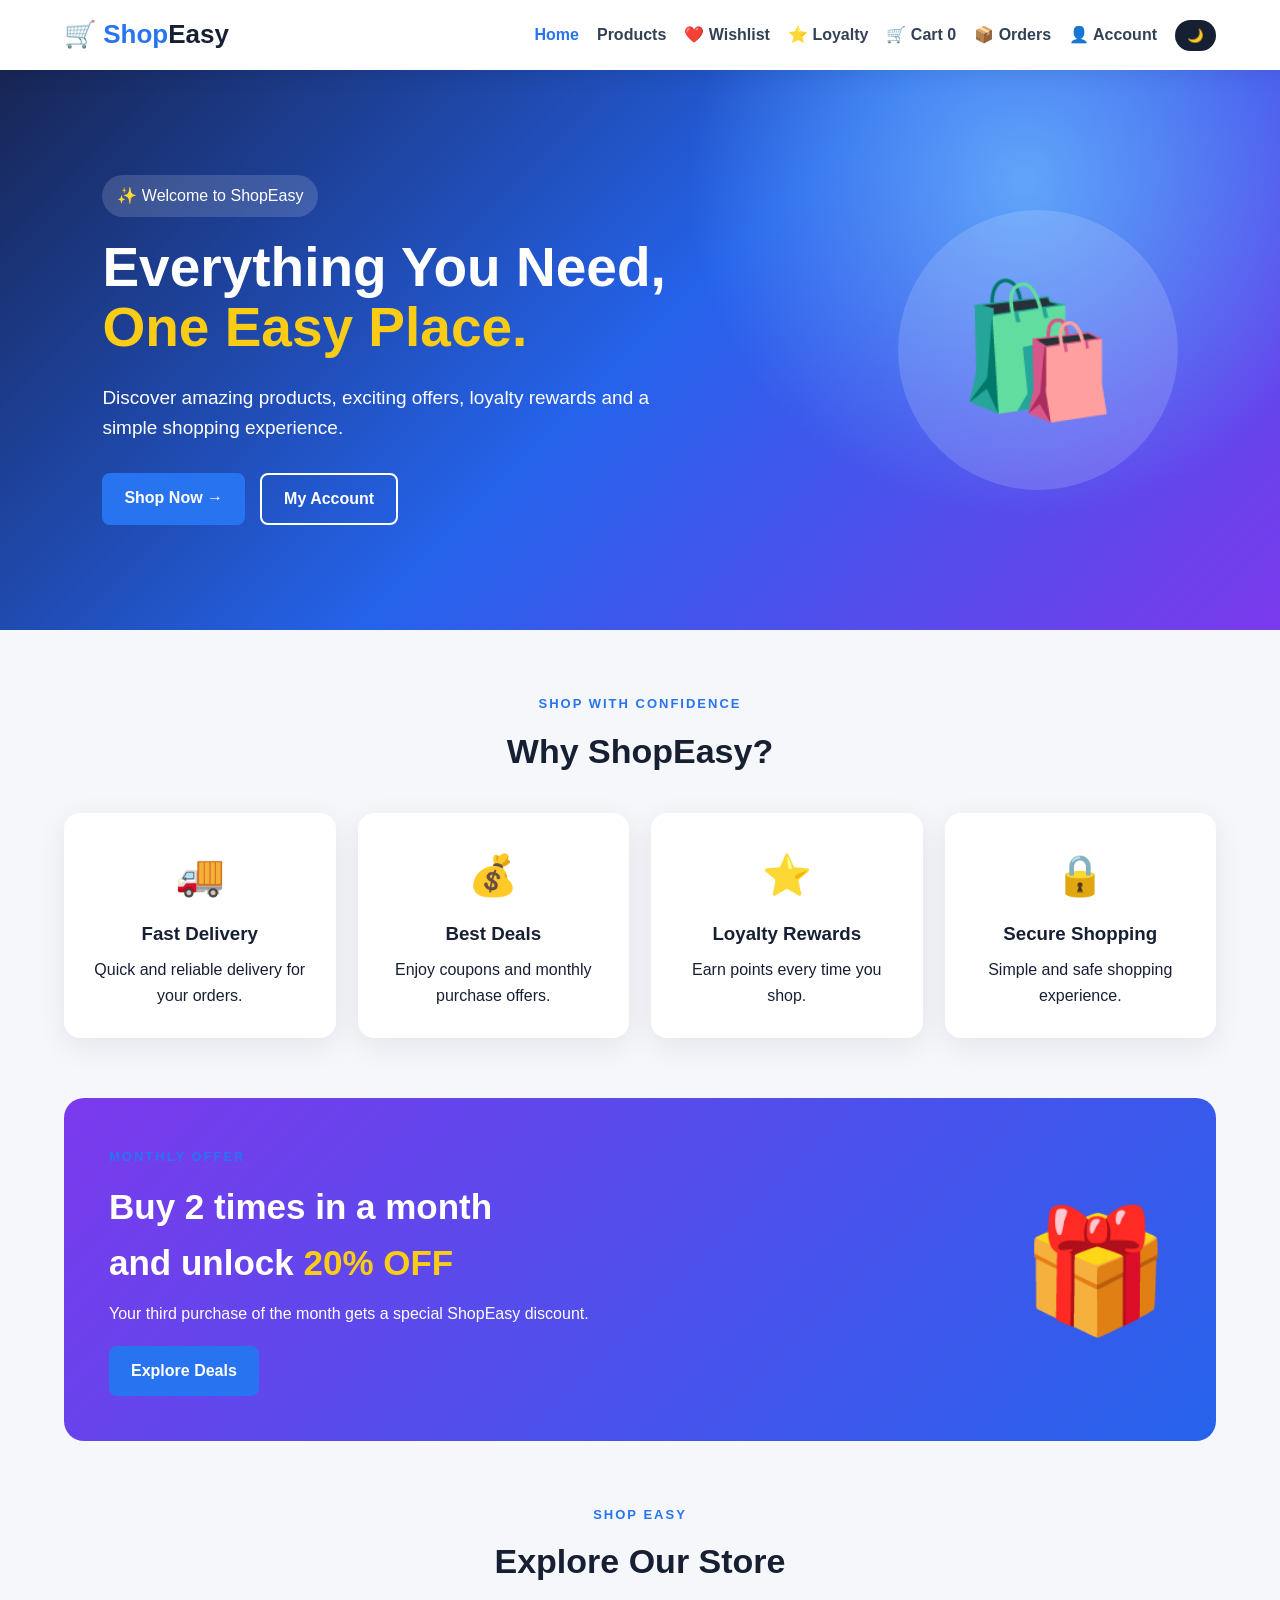
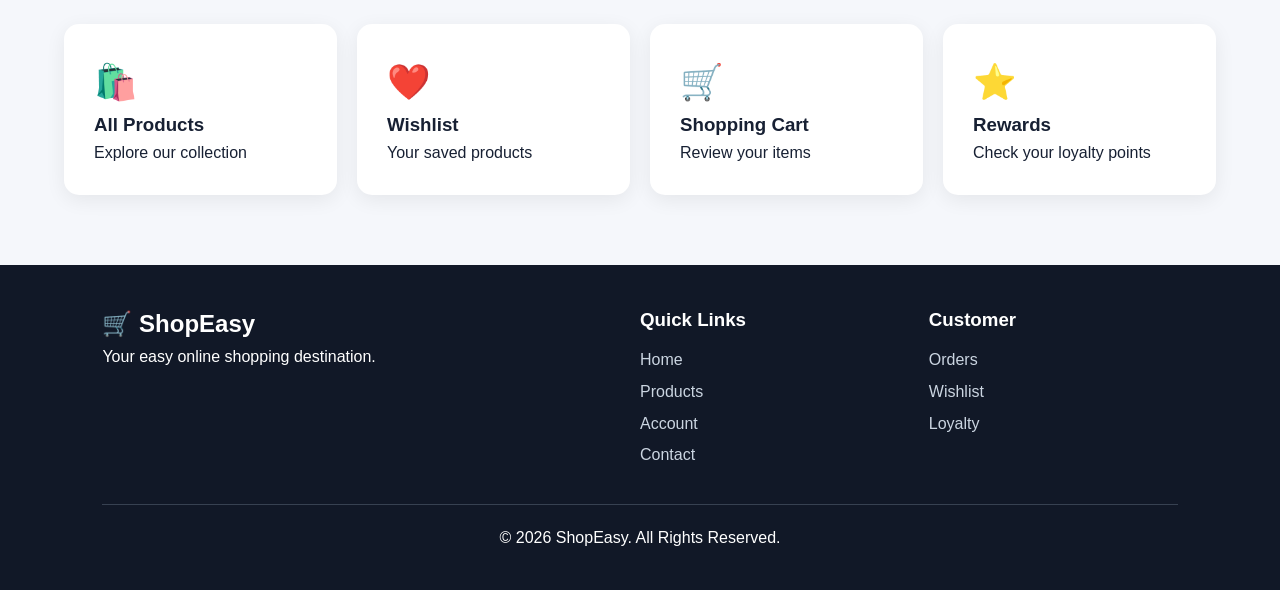
<file: src/main/resources/static/index.html>
<!DOCTYPE html>
<html lang="en">
<head>
    <meta charset="UTF-8">
    <meta name="viewport" content="width=device-width, initial-scale=1.0">

    <title>ShopEasy - Home</title>

    <link rel="stylesheet" href="style.css">
    <link rel="manifest" href="manifest.json">
</head>

<body>

<header class="header">

    <div class="logo">
        🛒 <span>Shop</span>Easy
    </div>

    <button id="menuBtn" class="menu-btn">☰</button>

    <nav id="navbar">

        <a href="index.html" class="active">Home</a>
        <a href="products.html">Products</a>
        <a href="wishlist.html">❤️ Wishlist</a>
        <a href="loyalty.html">⭐ Loyalty</a>
        <a href="cart.html">🛒 Cart <span id="cartCount">0</span></a>
        <a href="orders.html">📦 Orders</a>
        <a href="account.html">👤 Account</a>

        <button id="darkModeBtn" class="dark-btn">🌙</button>

    </nav>

</header>


<section class="hero">

    <div class="hero-content">

        <span class="hero-badge">✨ Welcome to ShopEasy</span>

        <h1>
            Everything You Need,
            <span>One Easy Place.</span>
        </h1>

        <p>
            Discover amazing products, exciting offers,
            loyalty rewards and a simple shopping experience.
        </p>

        <div class="hero-buttons">

            <a href="products.html" class="btn">
                Shop Now →
            </a>

            <a href="account.html" class="outline-btn">
                My Account
            </a>

        </div>

    </div>

    <div class="hero-image">
        🛍️
    </div>

</section>


<section class="section">

    <div class="section-heading">
        <span>SHOP WITH CONFIDENCE</span>
        <h2>Why ShopEasy?</h2>
    </div>

    <div class="feature-grid">

        <div class="feature-card">
            <div class="feature-icon">🚚</div>
            <h3>Fast Delivery</h3>
            <p>
                Quick and reliable delivery for your orders.
            </p>
        </div>

        <div class="feature-card">
            <div class="feature-icon">💰</div>
            <h3>Best Deals</h3>
            <p>
                Enjoy coupons and monthly purchase offers.
            </p>
        </div>

        <div class="feature-card">
            <div class="feature-icon">⭐</div>
            <h3>Loyalty Rewards</h3>
            <p>
                Earn points every time you shop.
            </p>
        </div>

        <div class="feature-card">
            <div class="feature-icon">🔒</div>
            <h3>Secure Shopping</h3>
            <p>
                Simple and safe shopping experience.
            </p>
        </div>

    </div>

</section>


<section class="offer-section">

    <div>

        <span class="offer-label">MONTHLY OFFER</span>

        <h2>
            Buy 2 times in a month
            <br>
            and unlock <strong>20% OFF</strong>
        </h2>

        <p>
            Your third purchase of the month gets a special
            ShopEasy discount.
        </p>

        <a href="products.html" class="btn">
            Explore Deals
        </a>

    </div>

    <div class="offer-icon">
        🎁
    </div>

</section>


<section class="section">

    <div class="section-heading">
        <span>SHOP EASY</span>
        <h2>Explore Our Store</h2>
    </div>

    <div class="quick-grid">

        <a href="products.html" class="quick-card">
            <span>🛍️</span>
            <h3>All Products</h3>
            <p>Explore our collection</p>
        </a>

        <a href="wishlist.html" class="quick-card">
            <span>❤️</span>
            <h3>Wishlist</h3>
            <p>Your saved products</p>
        </a>

        <a href="cart.html" class="quick-card">
            <span>🛒</span>
            <h3>Shopping Cart</h3>
            <p>Review your items</p>
        </a>

        <a href="loyalty.html" class="quick-card">
            <span>⭐</span>
            <h3>Rewards</h3>
            <p>Check your loyalty points</p>
        </a>

    </div>

</section>


<footer>

    <div class="footer-content">

        <div>
            <h2>🛒 ShopEasy</h2>
            <p>Your easy online shopping destination.</p>
        </div>

        <div>
            <h3>Quick Links</h3>
            <a href="index.html">Home</a>
            <a href="products.html">Products</a>
            <a href="account.html">Account</a>
            <a href="contact.html">Contact</a>
        </div>

        <div>
            <h3>Customer</h3>
            <a href="orders.html">Orders</a>
            <a href="wishlist.html">Wishlist</a>
            <a href="loyalty.html">Loyalty</a>
        </div>

    </div>

    <p class="copyright">
        © 2026 ShopEasy. All Rights Reserved.
    </p>

</footer>

<script src="script.js"></script>

</body>
</html>
</file>
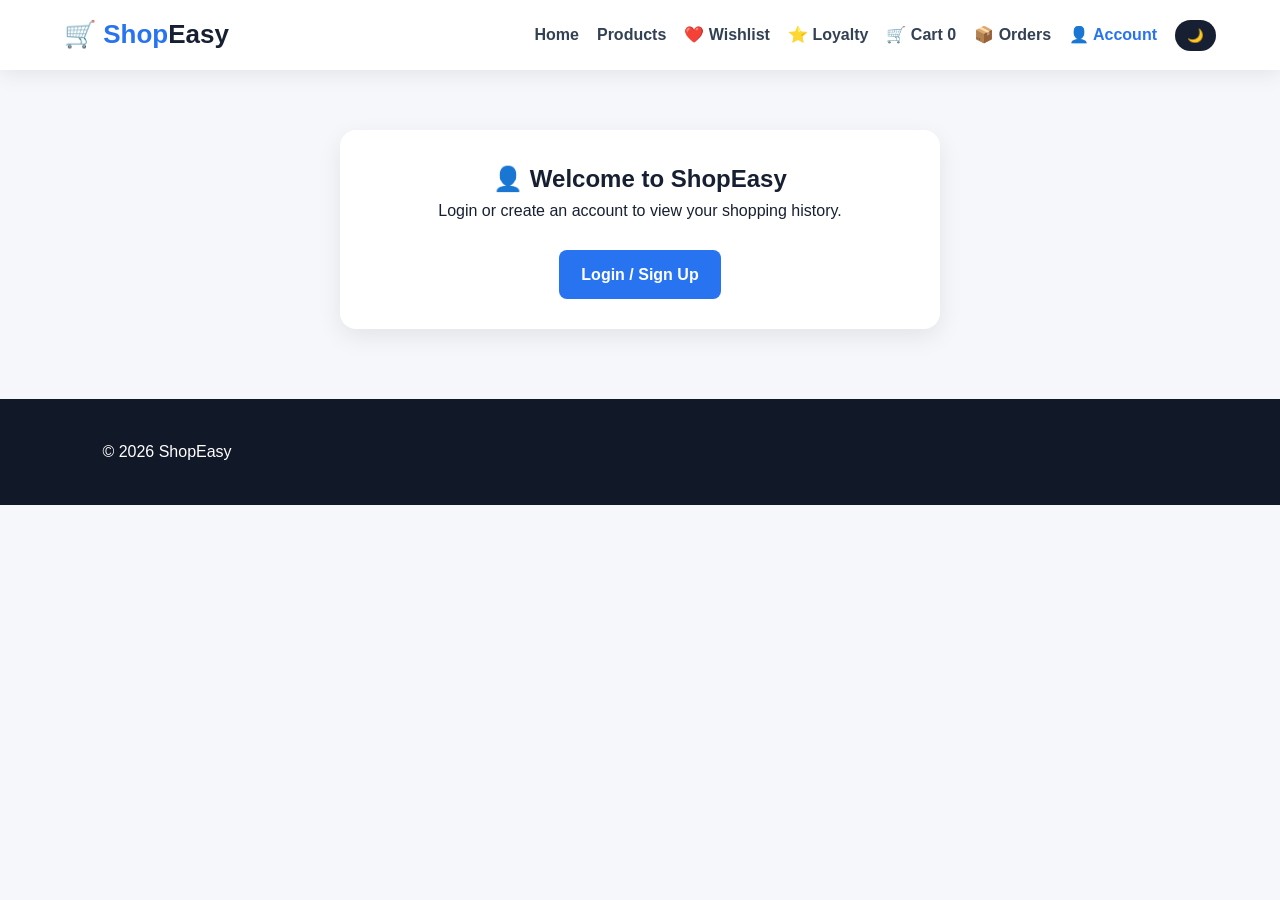
<file: src/main/resources/static/account.html>
<!DOCTYPE html>
<html lang="en">

<head>

    <meta charset="UTF-8">
    <meta name="viewport"
        content="width=device-width, initial-scale=1.0">

    <title>ShopEasy - My Account</title>

    <link rel="stylesheet" href="style.css">

</head>

<body>

<header class="header">

    <div class="logo">
        🛒 <span>Shop</span>Easy
    </div>

    <button id="menuBtn" class="menu-btn">☰</button>

    <nav id="navbar">

        <a href="index.html">Home</a>
        <a href="products.html">Products</a>
        <a href="wishlist.html">❤️ Wishlist</a>
        <a href="loyalty.html">⭐ Loyalty</a>
        <a href="cart.html">🛒 Cart <span id="cartCount">0</span></a>
        <a href="orders.html">📦 Orders</a>
        <a href="account.html" class="active">👤 Account</a>

        <button id="darkModeBtn" class="dark-btn">
            🌙
        </button>

    </nav>

</header>


<main class="section">

    <div id="accountPage">

        <p class="loading">
            Loading account...
        </p>

    </div>

</main>


<footer>

    <p>© 2026 ShopEasy</p>

</footer>


<script src="script.js"></script>

</body>

</html>
</file>
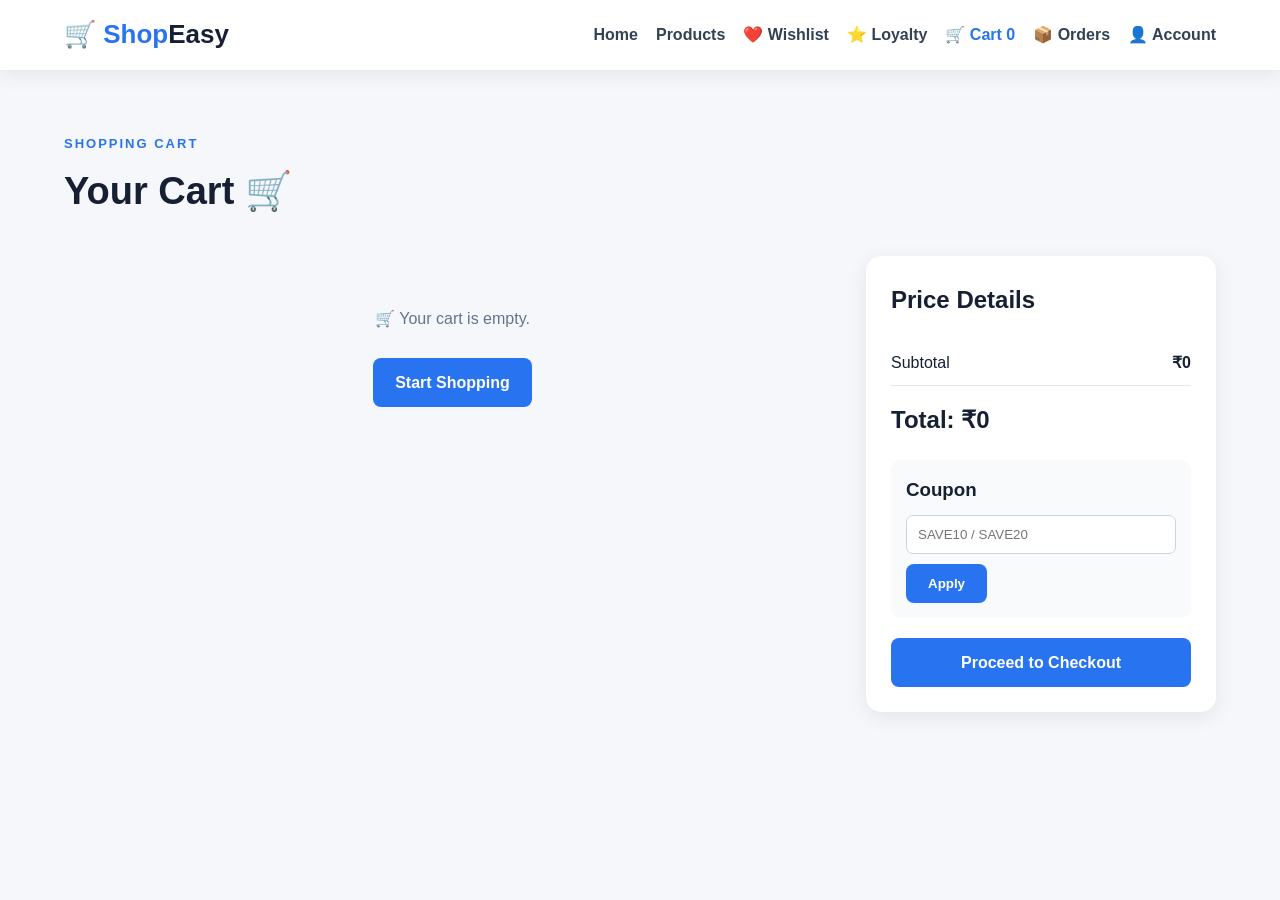
<file: src/main/resources/static/cart.html>
<!DOCTYPE html>
<html lang="en">

<head>

    <meta charset="UTF-8">
    <meta name="viewport"
        content="width=device-width, initial-scale=1.0">

    <title>ShopEasy - Cart</title>

    <link rel="stylesheet" href="style.css">

</head>

<body>

<header class="header">

    <div class="logo">
        🛒 <span>Shop</span>Easy
    </div>

    <button id="menuBtn" class="menu-btn">☰</button>

    <nav id="navbar">

        <a href="index.html">Home</a>
        <a href="products.html">Products</a>
        <a href="wishlist.html">❤️ Wishlist</a>
        <a href="loyalty.html">⭐ Loyalty</a>
        <a href="cart.html" class="active">
            🛒 Cart <span id="cartCount">0</span>
        </a>
        <a href="orders.html">📦 Orders</a>
        <a href="account.html">👤 Account</a>

    </nav>

</header>


<main class="section">

    <div class="page-title">

        <span>SHOPPING CART</span>

        <h1>Your Cart 🛒</h1>

    </div>


    <div class="cart-layout">

        <div>

            <div id="cart-container"></div>

        </div>


        <aside class="cart-summary">

            <h2>Price Details</h2>

            <div id="cart-total">
                Loading...
            </div>


            <div class="coupon-box">

                <h3>Coupon</h3>

                <input
                    type="text"
                    id="couponInput"
                    placeholder="SAVE10 / SAVE20"
                >

                <button id="couponBtn"
                        class="btn">
                    Apply
                </button>

                <p id="couponMessage"></p>

            </div>


            <a href="checkout.html" class="btn full-btn">
                Proceed to Checkout
            </a>

        </aside>

    </div>

</main>


<script src="script.js"></script>

</body>

</html>
</file>
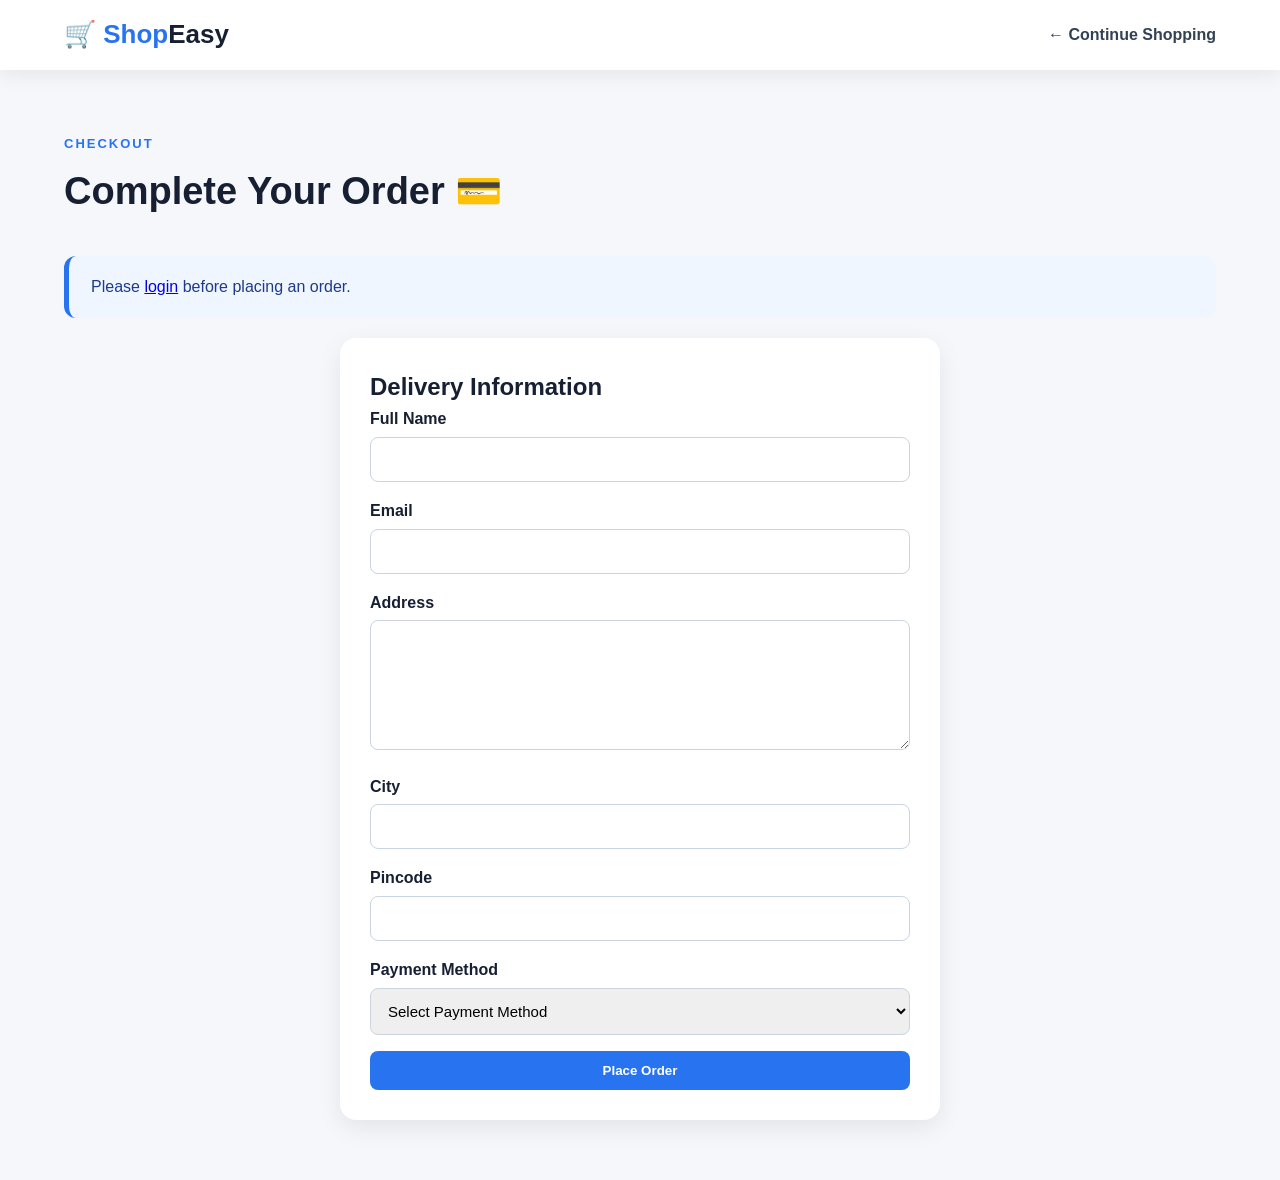
<file: src/main/resources/static/checkout.html>
<!DOCTYPE html>
<html lang="en">

<head>

    <meta charset="UTF-8">
    <meta name="viewport"
        content="width=device-width, initial-scale=1.0">

    <title>ShopEasy - Checkout</title>

    <link rel="stylesheet" href="style.css">

</head>

<body>

<header class="header">

    <div class="logo">
        🛒 <span>Shop</span>Easy
    </div>

    <nav>

        <a href="products.html">
            ← Continue Shopping
        </a>

    </nav>

</header>


<main class="section">

    <div class="page-title">

        <span>CHECKOUT</span>

        <h1>Complete Your Order 💳</h1>

    </div>


    <div id="checkout-summary"
        class="checkout-summary">
    </div>


    <div class="checkout-grid">

        <div class="form-container">

            <h2>Delivery Information</h2>

            <form id="checkoutForm">

                <label>Full Name</label>

                <input
                    type="text"
                    id="customerName"
                    required
                >


                <label>Email</label>

                <input
                    type="email"
                    id="customerEmail"
                    required
                >


                <label>Address</label>

                <textarea
                    id="address"
                    required
                ></textarea>


                <label>City</label>

                <input
                    type="text"
                    id="city"
                    required
                >


                <label>Pincode</label>

                <input
                    type="text"
                    id="pincode"
                    pattern="[0-9]{6}"
                    maxlength="6"
                    required
                >


                <label>Payment Method</label>

                <select id="paymentMethod"
                        required>

                    <option value="">
                        Select Payment Method
                    </option>

                    <option value="COD">
                        Cash on Delivery
                    </option>

                    <option value="UPI">
                        UPI
                    </option>

                    <option value="Card">
                        Credit / Debit Card
                    </option>

                </select>


                <button type="submit"
                        class="btn full-btn">
                    Place Order
                </button>

            </form>

            <p id="checkoutMessage"></p>

        </div>

    </div>

</main>


<script src="script.js"></script>

</body>

</html>
</file>
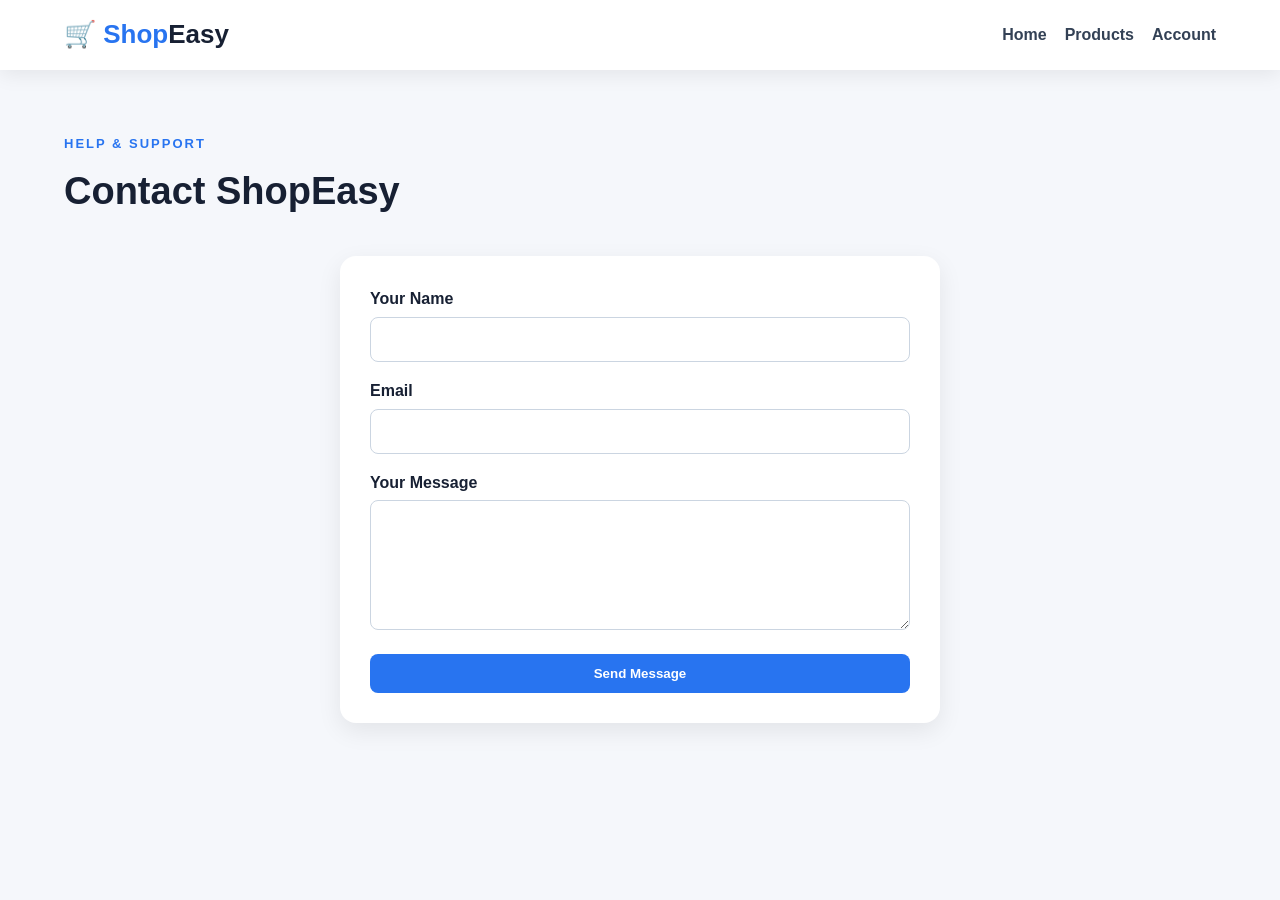
<file: src/main/resources/static/contact.html>
<!DOCTYPE html>
<html lang="en">

<head>

    <meta charset="UTF-8">
    <meta name="viewport"
        content="width=device-width, initial-scale=1.0">

    <title>ShopEasy - Contact</title>

    <link rel="stylesheet" href="style.css">

</head>

<body>

<header class="header">

    <div class="logo">
        🛒 <span>Shop</span>Easy
    </div>

    <nav>

        <a href="index.html">Home</a>
        <a href="products.html">Products</a>
        <a href="account.html">Account</a>

    </nav>

</header>


<main class="section">

    <div class="page-title">

        <span>HELP & SUPPORT</span>

        <h1>Contact ShopEasy</h1>

    </div>


    <div class="form-container">

        <form id="contactForm">

            <label>Your Name</label>

            <input
                type="text"
                id="contactName"
                required
            >


            <label>Email</label>

            <input
                type="email"
                id="contactEmail"
                required
            >


            <label>Your Message</label>

            <textarea
                id="contactMessage"
                required
            ></textarea>


            <button type="submit"
                    class="btn full-btn">
                Send Message
            </button>

        </form>


        <p id="contactResponse"></p>

    </div>

</main>


<script src="script.js"></script>

</body>

</html>
</file>
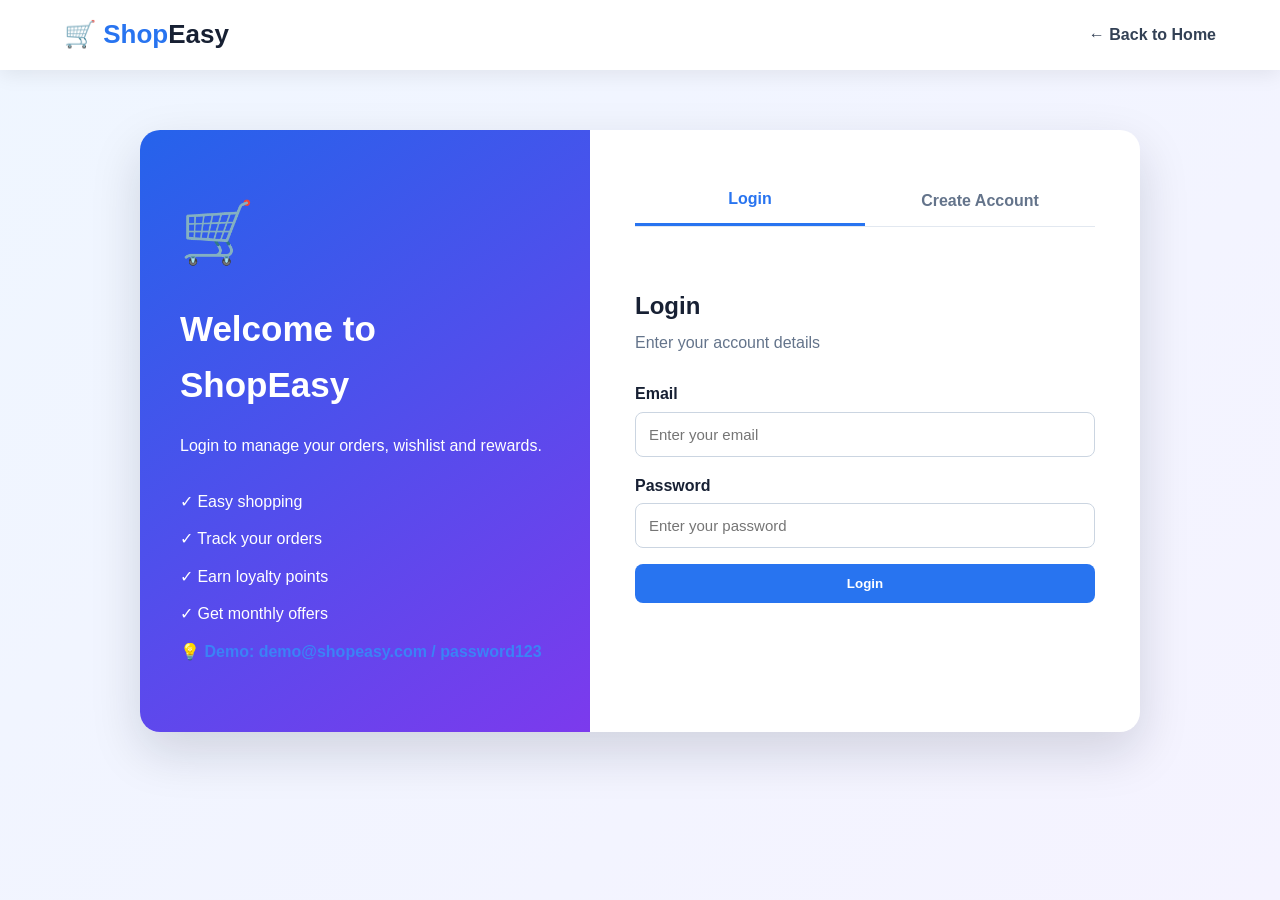
<file: src/main/resources/static/login.html>
<!DOCTYPE html>
<html lang="en">

<head>

    <meta charset="UTF-8">
    <meta name="viewport"
        content="width=device-width, initial-scale=1.0">

    <title>ShopEasy - Login</title>

    <link rel="stylesheet" href="style.css">

</head>

<body class="auth-page">

<header class="header">

    <a href="index.html" class="logo">
        🛒 <span>Shop</span>Easy
    </a>

    <nav>

        <a href="index.html">
            ← Back to Home
        </a>

    </nav>

</header>


<main class="auth-container">

    <div class="auth-card">

        <div class="auth-left">

            <div class="auth-brand">
                🛒
            </div>

            <h1>Welcome to ShopEasy</h1>

            <p>
                Login to manage your orders,
                wishlist and rewards.
            </p>

            <div class="auth-benefits">

                <p>✓ Easy shopping</p>
                <p>✓ Track your orders</p>
                <p>✓ Earn loyalty points</p>
                <p>✓ Get monthly offers</p>
                <p style="margin-top: 12px; font-weight: 600; color: #3b82f6;">💡 Demo: demo@shopeasy.com / password123</p>

            </div>

        </div>


        <div class="auth-right">

            <div class="auth-tabs">

                <button id="loginTab"
                        class="auth-tab active">
                    Login
                </button>

                <button id="signupTab"
                        class="auth-tab">
                    Create Account
                </button>

            </div>


            <div id="authMessage" class="auth-message">
            </div>


            <!-- LOGIN -->

            <form id="loginForm" class="auth-form">

                <h2>Login</h2>

                <p class="form-subtitle">
                    Enter your account details
                </p>


                <label for="loginEmail">
                    Email
                </label>

                <input
                    type="email"
                    id="loginEmail"
                    placeholder="Enter your email"
                    required
                >


                <label for="loginPassword">
                    Password
                </label>

                <input
                    type="password"
                    id="loginPassword"
                    placeholder="Enter your password"
                    required
                >


                <button type="submit" class="btn full-btn">
                    Login
                </button>

            </form>


            <!-- SIGNUP -->

            <form id="signupForm" class="auth-form hidden">

                <h2>Create Account</h2>

                <p class="form-subtitle">
                    Join ShopEasy today
                </p>


                <label for="signupName">
                    Full Name
                </label>

                <input
                    type="text"
                    id="signupName"
                    placeholder="Enter your name"
                    required
                >


                <label for="signupEmail">
                    Email
                </label>

                <input
                    type="email"
                    id="signupEmail"
                    placeholder="Enter your email"
                    required
                >


                <label for="signupPassword">
                    Password
                </label>

                <input
                    type="password"
                    id="signupPassword"
                    placeholder="Minimum 6 characters"
                    minlength="6"
                    required
                >


                <button type="submit"
                        class="btn full-btn">
                    Create Account
                </button>

            </form>

        </div>

    </div>

</main>


<script src="script.js"></script>

</body>

</html>
</file>
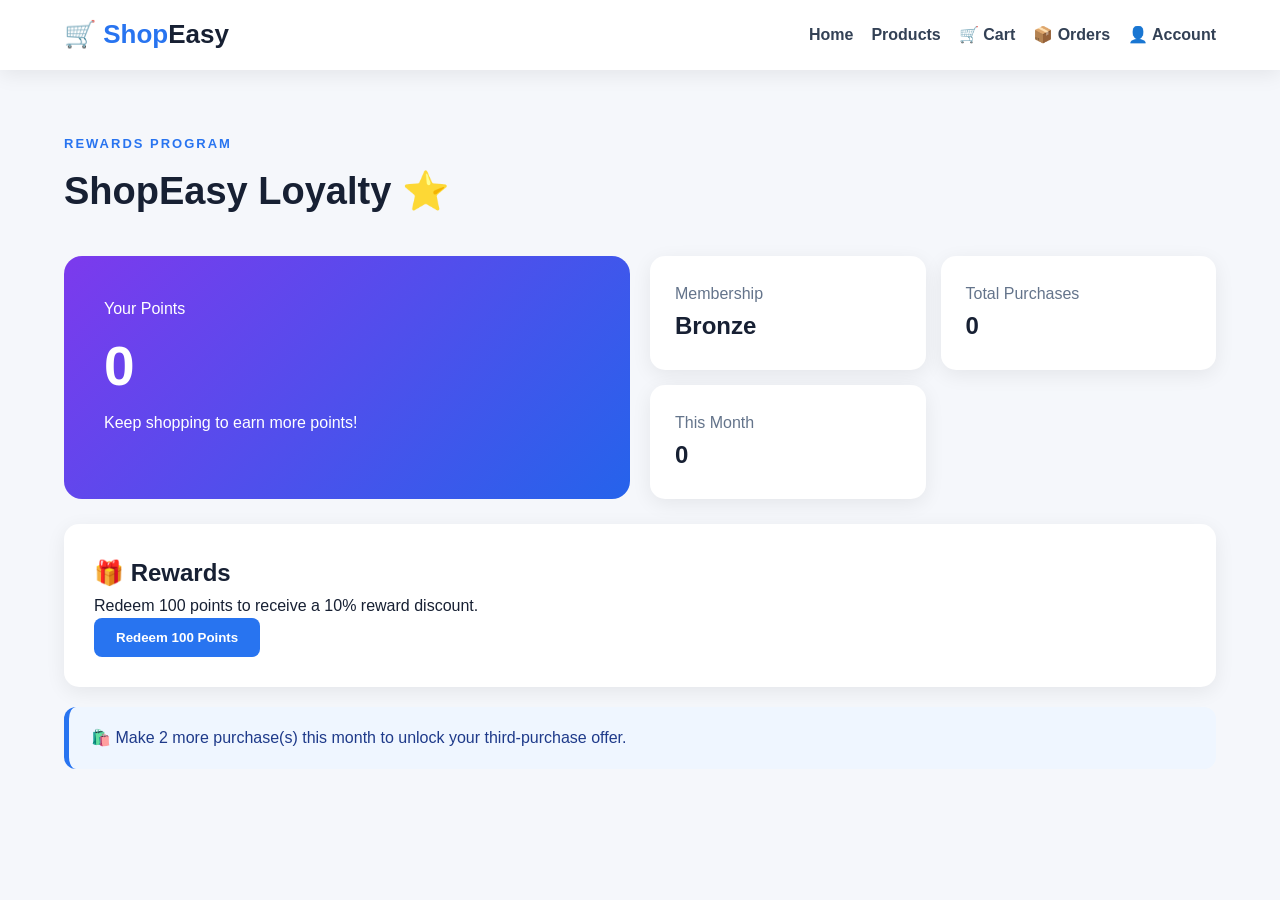
<file: src/main/resources/static/loyalty.html>
<!DOCTYPE html>
<html lang="en">

<head>

    <meta charset="UTF-8">
    <meta name="viewport"
        content="width=device-width, initial-scale=1.0">

    <title>ShopEasy - Loyalty</title>

    <link rel="stylesheet" href="style.css">

</head>

<body>

<header class="header">

    <div class="logo">
        🛒 <span>Shop</span>Easy
    </div>

    <nav>

        <a href="index.html">Home</a>
        <a href="products.html">Products</a>
        <a href="cart.html">🛒 Cart</a>
        <a href="orders.html">📦 Orders</a>
        <a href="account.html">👤 Account</a>

    </nav>

</header>


<main class="section">

    <div class="page-title">

        <span>REWARDS PROGRAM</span>

        <h1>ShopEasy Loyalty ⭐</h1>

    </div>


    <div class="loyalty-dashboard">

        <div class="loyalty-main">

            <span>Your Points</span>

            <h1 id="loyaltyPoints">
                0
            </h1>

            <p>
                Keep shopping to earn more points!
            </p>

        </div>


        <div class="loyalty-stats">

            <div>
                <span>Membership</span>
                <strong id="membershipTier">
                    Bronze
                </strong>
            </div>

            <div>
                <span>Total Purchases</span>
                <strong id="purchaseCount">
                    0
                </strong>
            </div>

            <div>
                <span>This Month</span>
                <strong id="monthlyPurchaseCount">
                    0
                </strong>
            </div>

        </div>

    </div>


    <div class="reward-box">

        <h2>🎁 Rewards</h2>

        <p>
            Redeem 100 points to receive a 10% reward discount.
        </p>

        <button id="redeemBtn"
                class="btn">
            Redeem 100 Points
        </button>

        <p id="rewardMessage"></p>

    </div>


    <div id="monthlyRewardStatus" class="monthly-offer">
    </div>

</main>


<script src="script.js"></script>

</body>

</html>
</file>
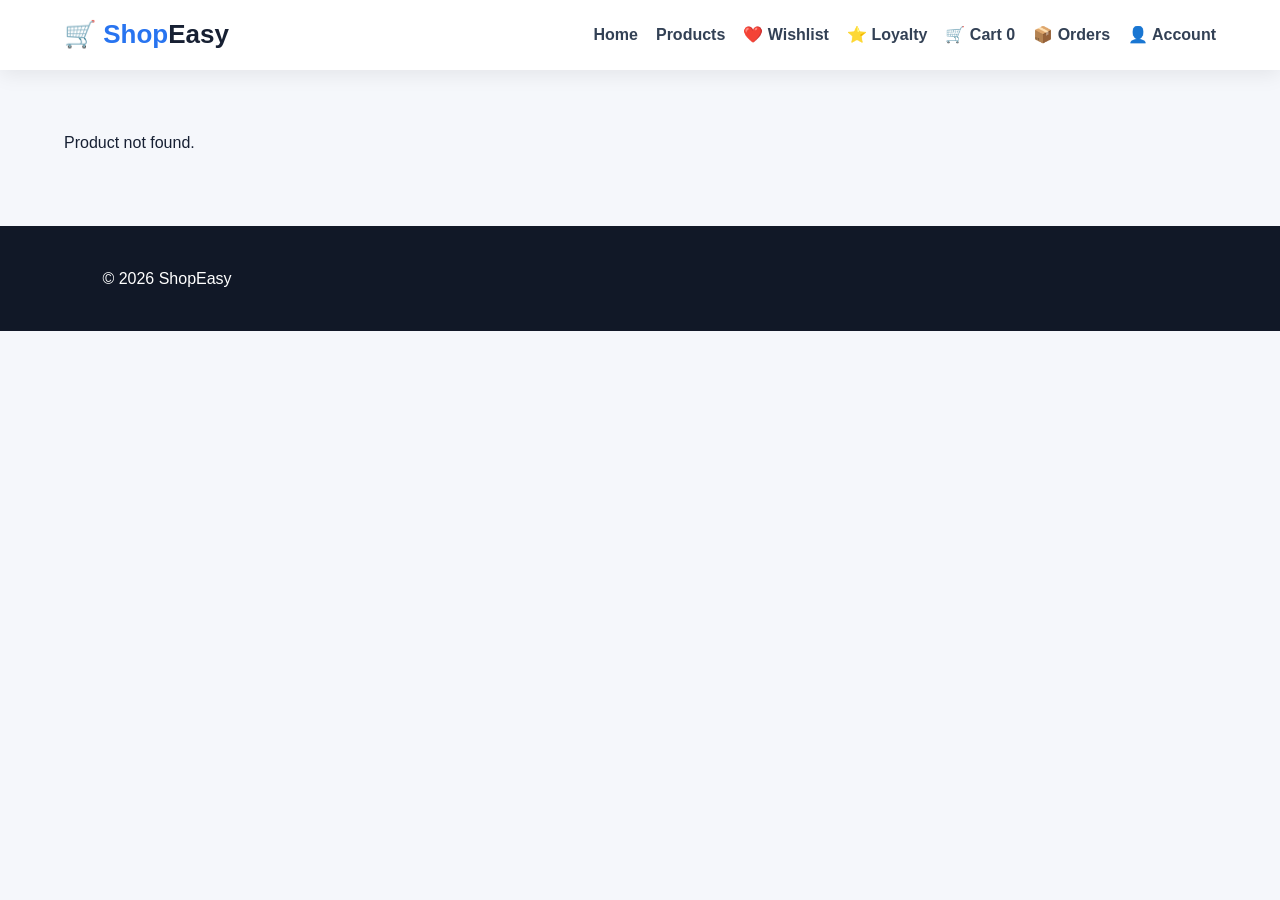
<file: src/main/resources/static/product-details.html>
<!DOCTYPE html>
<html lang="en">

<head>

    <meta charset="UTF-8">
    <meta name="viewport"
        content="width=device-width, initial-scale=1.0">

    <title>ShopEasy - Product Details</title>

    <link rel="stylesheet" href="style.css">

</head>

<body>

<header class="header">

    <div class="logo">
        🛒 <span>Shop</span>Easy
    </div>

    <button id="menuBtn" class="menu-btn">☰</button>

    <nav id="navbar">

        <a href="index.html">Home</a>
        <a href="products.html">Products</a>
        <a href="wishlist.html">❤️ Wishlist</a>
        <a href="loyalty.html">⭐ Loyalty</a>
        <a href="cart.html">🛒 Cart <span id="cartCount">0</span></a>
        <a href="orders.html">📦 Orders</a>
        <a href="account.html">👤 Account</a>

    </nav>

</header>


<main class="section">

    <div id="product-details">

        <p class="loading">
            Loading product...
        </p>

    </div>

</main>


<footer>

    <p>© 2026 ShopEasy</p>

</footer>


<script src="script.js"></script>

</body>

</html>
</file>
<file: src/main/resources/static/style.css>
* {
    margin: 0;
    padding: 0;
    box-sizing: border-box;
}

html {
    scroll-behavior: smooth;
}

body {
    font-family: Arial, Helvetica, sans-serif;
    background: #f5f7fb;
    color: #172033;
    line-height: 1.6;
    transition: 0.3s;
}


/* ================= HEADER ================= */

.header {
    position: sticky;
    top: 0;
    z-index: 1000;

    min-height: 70px;

    display: flex;
    align-items: center;
    justify-content: space-between;

    padding: 12px 5%;

    background: #ffffff;

    box-shadow: 0 4px 20px rgba(0, 0, 0, 0.08);
}

.logo {
    font-size: 26px;
    font-weight: 800;
    text-decoration: none;
    color: #172033;
}

.logo span {
    color: #2874f0;
}

.header nav {
    display: flex;
    align-items: center;
    gap: 18px;
}

.header nav a {
    color: #334155;
    text-decoration: none;
    font-weight: 600;

    transition: 0.3s;
}

.header nav a:hover,
.header nav a.active {
    color: #2874f0;
}

.menu-btn {
    display: none;

    border: none;
    background: transparent;

    font-size: 25px;
    cursor: pointer;
}

.dark-btn {
    border: none;
    background: #172033;
    color: white;

    padding: 8px 12px;

    border-radius: 20px;

    cursor: pointer;
}


/* ================= HERO ================= */

.hero {
    min-height: 560px;

    display: flex;
    align-items: center;
    justify-content: space-between;

    padding: 70px 8%;

    color: white;

    background:
        radial-gradient(circle at 80% 20%, #60a5fa, transparent 30%),
        linear-gradient(135deg, #172554, #2563eb, #7c3aed);

    overflow: hidden;
}

.hero-content {
    max-width: 650px;

    animation: slideUp 0.8s ease;
}

.hero-badge {
    display: inline-block;

    padding: 8px 15px;

    border-radius: 30px;

    background: rgba(255,255,255,0.15);

    margin-bottom: 20px;
}

.hero h1 {
    font-size: 55px;
    line-height: 1.1;
    margin-bottom: 25px;
}

.hero h1 span {
    color: #facc15;
}

.hero p {
    font-size: 19px;
    margin-bottom: 30px;
    max-width: 600px;
}

.hero-buttons {
    display: flex;
    gap: 15px;
}

.hero-image {
    width: 280px;
    height: 280px;

    display: flex;
    align-items: center;
    justify-content: center;

    border-radius: 50%;

    font-size: 130px;

    background: rgba(255,255,255,0.15);

    animation: floating 3s ease-in-out infinite;
}


/* ================= BUTTON ================= */

.btn {
    display: inline-block;

    border: none;

    padding: 12px 22px;

    border-radius: 8px;

    background: #2874f0;
    color: white;

    text-decoration: none;

    font-weight: bold;

    cursor: pointer;

    transition: 0.3s;
}

.btn:hover {
    transform: translateY(-3px);

    box-shadow:
        0 8px 20px rgba(40,116,240,0.3);
}

.outline-btn {
    display: inline-block;

    padding: 11px 22px;

    border: 2px solid white;

    border-radius: 8px;

    color: white;

    text-decoration: none;

    font-weight: bold;

    transition: 0.3s;
}

.outline-btn:hover {
    background: white;
    color: #2874f0;
}

.full-btn {
    width: 100%;
    text-align: center;
}


/* ================= SECTIONS ================= */

.section {
    width: 90%;
    max-width: 1250px;

    margin: 60px auto;
}

.section-heading {
    text-align: center;
    margin-bottom: 35px;
}

.section-heading span,
.page-title span,
.offer-label {
    color: #2874f0;

    font-size: 13px;

    font-weight: 800;

    letter-spacing: 2px;
}

.section-heading h2 {
    font-size: 34px;
    margin-top: 8px;
}

.page-title {
    margin-bottom: 35px;
}

.page-title h1 {
    font-size: 38px;
    margin-top: 5px;
}

.page-title p {
    color: #64748b;
}


/* ================= FEATURES ================= */

.feature-grid {
    display: grid;

    grid-template-columns:
        repeat(4, 1fr);

    gap: 22px;
}

.feature-card {
    background: white;

    padding: 30px 20px;

    border-radius: 16px;

    text-align: center;

    box-shadow:
        0 8px 30px rgba(15,23,42,0.08);

    transition: 0.35s;

    animation: fadeIn 0.8s ease;
}

.feature-card:hover {
    transform: translateY(-10px);

    box-shadow:
        0 15px 35px rgba(40,116,240,0.15);
}

.feature-icon {
    font-size: 40px;
    margin-bottom: 12px;
}

.feature-card h3 {
    margin-bottom: 8px;
}


/* ================= OFFER ================= */

.offer-section {
    width: 90%;
    max-width: 1250px;

    margin: 60px auto;

    padding: 45px;

    border-radius: 20px;

    display: flex;

    justify-content: space-between;
    align-items: center;

    color: white;

    background:
        linear-gradient(
            135deg,
            #7c3aed,
            #2563eb
        );

    overflow: hidden;
}

.offer-section h2 {
    font-size: 35px;
    margin: 10px 0;
}

.offer-section strong {
    color: #facc15;
}

.offer-section p {
    margin-bottom: 20px;
}

.offer-icon {
    font-size: 120px;

    animation: floating 3s infinite;
}


/* ================= QUICK CARDS ================= */

.quick-grid {
    display: grid;

    grid-template-columns:
        repeat(4, 1fr);

    gap: 20px;
}

.quick-card {
    padding: 30px;

    border-radius: 15px;

    background: white;

    text-decoration: none;

    color: #172033;

    box-shadow:
        0 5px 20px rgba(0,0,0,0.07);

    transition: 0.3s;
}

.quick-card:hover {
    transform: translateY(-7px);

    color: #2874f0;
}

.quick-card span {
    font-size: 35px;
}


/* ================= PRODUCTS ================= */

.product-controls {
    display: flex;

    gap: 15px;

    flex-wrap: wrap;

    margin-bottom: 25px;
}

.search-box {
    flex: 1;

    min-width: 250px;

    display: flex;
    align-items: center;

    gap: 10px;

    padding: 0 15px;

    background: white;

    border: 1px solid #dbe2ea;

    border-radius: 8px;
}

.search-box input {
    width: 100%;

    border: none;
    outline: none;

    padding: 13px;

    font-size: 15px;
}

.product-controls select {
    padding: 12px;

    border: 1px solid #dbe2ea;

    border-radius: 8px;

    background: white;
}

.categories {
    display: flex;

    flex-wrap: wrap;

    gap: 10px;

    margin-bottom: 30px;
}

.category-btn {
    border: none;

    padding: 10px 17px;

    border-radius: 30px;

    background: #e8eef8;

    color: #334155;

    cursor: pointer;

    transition: 0.3s;
}

.category-btn:hover,
.category-btn.active {
    background: #2874f0;
    color: white;
}

.product-grid {
    display: grid;

    grid-template-columns:
        repeat(4, 1fr);

    gap: 22px;
}

.product-card {
    position: relative;

    background: white;

    padding: 18px;

    border-radius: 16px;

    box-shadow:
        0 5px 20px rgba(15,23,42,0.08);

    transition: 0.35s;

    overflow: hidden;

    animation: fadeIn 0.5s ease;
}

.product-card:hover {
    transform: translateY(-8px);

    box-shadow:
        0 15px 35px rgba(40,116,240,0.16);
}

.product-card img {
    width: 100%;
    height: 210px;

    object-fit: contain;

    transition: 0.4s;
}

.product-card:hover img {
    transform: scale(1.07);
}

.product-card h3 {
    min-height: 50px;

    margin: 10px 0;

    font-size: 17px;
}

.product-price {
    font-size: 22px;

    font-weight: 800;

    color: #172033;
}

.old-price {
    color: #94a3b8;

    text-decoration: line-through;

    font-size: 14px;

    margin-left: 8px;
}

.discount-badge {
    display: inline-block;

    background: #dcfce7;

    color: #15803d;

    padding: 5px 9px;

    border-radius: 5px;

    font-size: 12px;

    font-weight: bold;

    margin: 5px 0;
}

.product-actions {
    display: flex;

    gap: 7px;

    margin-top: 12px;
}

.product-actions button {
    flex: 1;

    border: none;

    padding: 9px 5px;

    border-radius: 7px;

    cursor: pointer;

    transition: 0.3s;
}

.view-product {
    background: #e8f0fe;
    color: #2874f0;
}

.add-cart {
    background: #2874f0;
    color: white;
}

.wishlist-btn {
    max-width: 45px;

    background: #fef2f2;
    color: #ef4444;
}

.product-actions button:hover {
    transform: translateY(-2px);
}


/* ================= MONTHLY OFFER ================= */

.monthly-offer {
    margin: 20px 0;

    padding: 18px 22px;

    border-radius: 12px;

    background: #eff6ff;

    border-left: 5px solid #2874f0;

    color: #1e3a8a;
}

.third-offer {
    background: #f0fdf4;

    border-left-color: #16a34a;

    color: #166534;
}


/* ================= DETAILS ================= */

.product-detail-card {
    display: grid;

    grid-template-columns: 1fr 1fr;

    gap: 50px;

    background: white;

    padding: 40px;

    border-radius: 20px;

    box-shadow:
        0 10px 35px rgba(0,0,0,0.08);
}

.product-detail-card img {
    width: 100%;

    height: 450px;

    object-fit: contain;
}

.detail-info h1 {
    font-size: 35px;

    margin: 10px 0;
}

.detail-price {
    font-size: 32px;

    font-weight: 800;

    color: #2874f0;

    margin: 20px 0;
}

.detail-description {
    color: #64748b;

    margin: 20px 0;
}

.detail-buttons {
    display: flex;

    gap: 12px;

    margin-top: 25px;
}


/* ================= CART ================= */

.cart-layout {
    display: grid;

    grid-template-columns: 1fr 350px;

    gap: 25px;

    align-items: start;
}

.cart-item {
    display: flex;

    align-items: center;

    gap: 20px;

    padding: 20px;

    margin-bottom: 15px;

    background: white;

    border-radius: 15px;

    box-shadow:
        0 5px 18px rgba(0,0,0,0.07);
}

.cart-item img {
    width: 110px;
    height: 110px;

    object-fit: contain;
}

.quantity-controls {
    display: flex;

    align-items: center;

    gap: 10px;

    margin-top: 10px;
}

.quantity-controls button {
    width: 30px;
    height: 30px;

    border: none;

    border-radius: 5px;

    cursor: pointer;
}

.remove-btn {
    margin-top: 8px;

    border: none;

    background: #fee2e2;

    color: #dc2626;

    padding: 7px 12px;

    border-radius: 6px;

    cursor: pointer;
}

.cart-summary {
    background: white;

    padding: 25px;

    border-radius: 15px;

    box-shadow:
        0 5px 20px rgba(0,0,0,0.08);

    position: sticky;

    top: 90px;
}

.cart-summary h2 {
    margin-bottom: 20px;
}

.summary-row {
    display: flex;

    justify-content: space-between;

    padding: 10px 0;

    border-bottom: 1px solid #e2e8f0;
}

.final-total {
    font-size: 24px;

    font-weight: 800;

    margin: 15px 0;
}

.coupon-box {
    margin: 20px 0;

    padding: 15px;

    background: #f8fafc;

    border-radius: 10px;
}

.coupon-box input {
    width: 100%;

    padding: 11px;

    margin: 10px 0;

    border: 1px solid #cbd5e1;

    border-radius: 7px;
}


/* ================= FORMS ================= */

.form-container {
    width: 100%;
    max-width: 600px;

    margin: auto;

    padding: 30px;

    background: white;

    border-radius: 16px;

    box-shadow:
        0 8px 25px rgba(0,0,0,0.08);
}

.form-container label,
.auth-form label {
    display: block;

    margin-bottom: 5px;

    font-weight: 600;
}

.form-container input,
.form-container textarea,
.form-container select,
.auth-form input {
    width: 100%;

    padding: 13px;

    margin-bottom: 16px;

    border: 1px solid #cbd5e1;

    border-radius: 8px;

    outline: none;

    font-size: 15px;
}

.form-container input:focus,
.form-container textarea:focus,
.form-container select:focus,
.auth-form input:focus {
    border-color: #2874f0;

    box-shadow:
        0 0 0 3px rgba(40,116,240,0.1);
}

.form-container textarea {
    min-height: 130px;

    resize: vertical;
}


/* ================= LOGIN ================= */

.auth-page {
    background:
        linear-gradient(
            135deg,
            #eff6ff,
            #f5f3ff
        );

    min-height: 100vh;
}

.auth-container {
    width: 90%;
    max-width: 1000px;

    margin: 60px auto;
}

.auth-card {
    display: grid;

    grid-template-columns: 0.9fr 1.1fr;

    background: white;

    border-radius: 20px;

    overflow: hidden;

    box-shadow:
        0 20px 50px rgba(15,23,42,0.15);

    animation: slideUp 0.7s ease;
}

.auth-left {
    padding: 55px 40px;

    color: white;

    background:
        linear-gradient(
            145deg,
            #2563eb,
            #7c3aed
        );
}

.auth-brand {
    font-size: 60px;
}

.auth-left h1 {
    font-size: 35px;

    margin: 20px 0;
}

.auth-benefits {
    margin-top: 30px;
}

.auth-benefits p {
    margin: 12px 0;
}

.auth-right {
    padding: 45px;
}

.auth-tabs {
    display: flex;

    border-bottom: 1px solid #e2e8f0;

    margin-bottom: 25px;
}

.auth-tab {
    flex: 1;

    padding: 15px;

    border: none;

    background: transparent;

    font-size: 16px;

    font-weight: bold;

    cursor: pointer;

    color: #64748b;
}

.auth-tab.active {
    color: #2874f0;

    border-bottom: 3px solid #2874f0;
}

.auth-form h2 {
    margin-bottom: 5px;
}

.form-subtitle {
    color: #64748b;

    margin-bottom: 25px;
}

.hidden {
    display: none !important;
}

.auth-message {
    min-height: 25px;

    margin-bottom: 10px;

    font-weight: 600;
}


/* ================= ACCOUNT ================= */

.account-header {
    display: flex;

    justify-content: space-between;

    align-items: center;

    gap: 20px;

    padding: 30px;

    background:
        linear-gradient(
            135deg,
            #2563eb,
            #7c3aed
        );

    color: white;

    border-radius: 18px;

    margin-bottom: 25px;
}

.profile-avatar {
    width: 80px;
    height: 80px;

    border-radius: 50%;

    display: flex;

    align-items: center;
    justify-content: center;

    background: white;

    color: #2874f0;

    font-size: 35px;

    font-weight: bold;
}

.account-stats {
    display: grid;

    grid-template-columns:
        repeat(4, 1fr);

    gap: 18px;

    margin-bottom: 25px;
}

.stat-card {
    background: white;

    padding: 25px;

    border-radius: 15px;

    box-shadow:
        0 5px 20px rgba(0,0,0,0.07);
}

.stat-card span {
    display: block;

    color: #64748b;
}

.stat-card strong {
    display: block;

    font-size: 25px;

    margin-top: 8px;
}

.account-menu {
    display: grid;

    grid-template-columns:
        repeat(4, 1fr);

    gap: 15px;
}

.account-menu a {
    padding: 20px;

    background: white;

    border-radius: 12px;

    text-decoration: none;

    color: #172033;

    box-shadow:
        0 5px 15px rgba(0,0,0,0.06);

    transition: 0.3s;
}

.account-menu a:hover {
    transform: translateY(-5px);

    color: #2874f0;
}


/* ================= ORDERS ================= */

.order-card {
    background: white;

    padding: 25px;

    margin-bottom: 18px;

    border-radius: 15px;

    box-shadow:
        0 5px 20px rgba(0,0,0,0.07);
}

.order-header {
    display: flex;

    justify-content: space-between;

    gap: 15px;

    flex-wrap: wrap;

    padding-bottom: 15px;

    border-bottom: 1px solid #e2e8f0;
}

.order-status {
    padding: 5px 10px;

    border-radius: 20px;

    background: #dcfce7;

    color: #15803d;

    font-size: 13px;

    font-weight: bold;
}

.order-product {
    display: flex;

    gap: 15px;

    align-items: center;

    margin-top: 15px;
}

.order-product img {
    width: 70px;
    height: 70px;

    object-fit: contain;
}


/* ================= LOYALTY ================= */

.loyalty-dashboard {
    display: grid;

    grid-template-columns: 1fr 1fr;

    gap: 20px;

    color: white;
}

.loyalty-main {
    padding: 40px;

    border-radius: 18px;

    background:
        linear-gradient(
            135deg,
            #7c3aed,
            #2563eb
        );
}

.loyalty-main h1 {
    font-size: 55px;
}

.loyalty-stats {
    display: grid;

    grid-template-columns: 1fr 1fr;

    gap: 15px;
}

.loyalty-stats div {
    padding: 25px;

    border-radius: 15px;

    background: white;

    color: #172033;

    box-shadow:
        0 5px 20px rgba(0,0,0,0.07);
}

.loyalty-stats span,
.loyalty-stats strong {
    display: block;
}

.loyalty-stats span {
    color: #64748b;
}

.loyalty-stats strong {
    font-size: 24px;
}

.reward-box {
    margin-top: 25px;

    padding: 30px;

    background: white;

    border-radius: 15px;

    box-shadow:
        0 5px 20px rgba(0,0,0,0.07);
}


/* ================= LOADING ================= */

.loading {
    text-align: center;

    padding: 50px;

    color: #64748b;
}


/* ================= FOOTER ================= */

footer {
    margin-top: 70px;

    padding: 40px 8%;

    background: #111827;

    color: white;
}

.footer-content {
    display: grid;

    grid-template-columns:
        2fr 1fr 1fr;

    gap: 40px;
}

.footer-content h3 {
    margin-bottom: 12px;
}

.footer-content a {
    display: block;

    color: #cbd5e1;

    text-decoration: none;

    margin: 6px 0;
}

.footer-content a:hover {
    color: white;
}

.copyright {
    text-align: center;

    margin-top: 30px;

    padding-top: 20px;

    border-top: 1px solid #374151;
}


/* ================= ANIMATIONS ================= */

@keyframes fadeIn {

    from {
        opacity: 0;
        transform: translateY(15px);
    }

    to {
        opacity: 1;
        transform: translateY(0);
    }

}

@keyframes slideUp {

    from {
        opacity: 0;
        transform: translateY(30px);
    }

    to {
        opacity: 1;
        transform: translateY(0);
    }

}

@keyframes floating {

    0%,100% {
        transform: translateY(0);
    }

    50% {
        transform: translateY(-15px);
    }

}


/* ================= DARK MODE ================= */

.dark-mode {
    background: #0f172a;

    color: #e2e8f0;
}

.dark-mode .header,
.dark-mode .product-card,
.dark-mode .feature-card,
.dark-mode .quick-card,
.dark-mode .cart-item,
.dark-mode .cart-summary,
.dark-mode .form-container,
.dark-mode .order-card,
.dark-mode .loyalty-stats div,
.dark-mode .reward-box,
.dark-mode .auth-card {
    background: #1e293b;

    color: #e2e8f0;
}

.dark-mode .logo,
.dark-mode .header nav a,
.dark-mode .quick-card {
    color: #e2e8f0;
}

.dark-mode .search-box,
.dark-mode .product-controls select {
    background: #1e293b;
}

.dark-mode .search-box input {
    background: transparent;
    color: white;
}

.dark-mode .monthly-offer {
    background: #172554;
    color: #dbeafe;
}


/* ================= RESPONSIVE ================= */

@media (max-width: 1050px) {

    .product-grid {
        grid-template-columns:
            repeat(3, 1fr);
    }

    .feature-grid,
    .quick-grid {
        grid-template-columns:
            repeat(2, 1fr);
    }

    .account-stats {
        grid-template-columns:
            repeat(2, 1fr);
    }

    .account-menu {
        grid-template-columns:
            repeat(2, 1fr);
    }

}


@media (max-width: 800px) {

    .header {
        flex-wrap: wrap;
    }

    .menu-btn {
        display: block;
    }

    .header nav {
        display: none;

        width: 100%;

        flex-direction: column;

        padding-top: 15px;
    }

    .header nav.active {
        display: flex;
    }

    .hero {
        flex-direction: column;

        text-align: center;
    }

    .hero h1 {
        font-size: 40px;
    }

    .hero-buttons {
        justify-content: center;
    }

    .hero-image {
        margin-top: 40px;
    }

    .product-grid {
        grid-template-columns:
            repeat(2, 1fr);
    }

    .product-detail-card,
    .cart-layout,
    .loyalty-dashboard {
        grid-template-columns: 1fr;
    }

    .auth-card {
        grid-template-columns: 1fr;
    }

    .auth-left {
        display: none;
    }

    .account-menu {
        grid-template-columns: 1fr 1fr;
    }

}


@media (max-width: 500px) {

    .section {
        width: 94%;
    }

    .hero {
        padding: 50px 5%;
    }

    .hero h1 {
        font-size: 32px;
    }

    .hero-buttons {
        flex-direction: column;
    }

    .feature-grid,
    .quick-grid,
    .product-grid,
    .account-stats,
    .account-menu {
        grid-template-columns: 1fr;
    }

    .offer-section {
        flex-direction: column;

        text-align: center;

        padding: 30px 20px;
    }

    .offer-section h2 {
        font-size: 27px;
    }

    .cart-item {
        flex-direction: column;

        text-align: center;
    }

    .product-detail-card {
        padding: 20px;
    }

    .product-detail-card img {
        height: 300px;
    }

    .auth-right {
        padding: 25px;
    }

}
/* ================= PRODUCT COUNT ================= */

.product-count-box {
    display: inline-block;

    margin-bottom: 20px;

    padding: 10px 18px;

    border-radius: 30px;

    background: #e8f0fe;

    color: #2874f0;

    font-weight: bold;

    box-shadow:
        0 4px 12px rgba(40, 116, 240, 0.08);

    animation: fadeIn 0.5s ease;
}


/* Product image link */

.product-image-link {
    display: block;

    text-decoration: none;

    overflow: hidden;

    border-radius: 12px;
}


/* More attractive product cards */

.product-card {
    animation:
        productCardAnimation
        0.5s
        ease
        both;
}


@keyframes productCardAnimation {

    from {
        opacity: 0;
        transform:
            translateY(20px)
            scale(0.98);
    }

    to {
        opacity: 1;
        transform:
            translateY(0)
            scale(1);
    }

}


/* Different animation delay */

.product-card:nth-child(2) {
    animation-delay: 0.03s;
}

.product-card:nth-child(3) {
    animation-delay: 0.06s;
}

.product-card:nth-child(4) {
    animation-delay: 0.09s;
}

.product-card:nth-child(5) {
    animation-delay: 0.12s;
}

.product-card:nth-child(6) {
    animation-delay: 0.15s;
}
</file>
